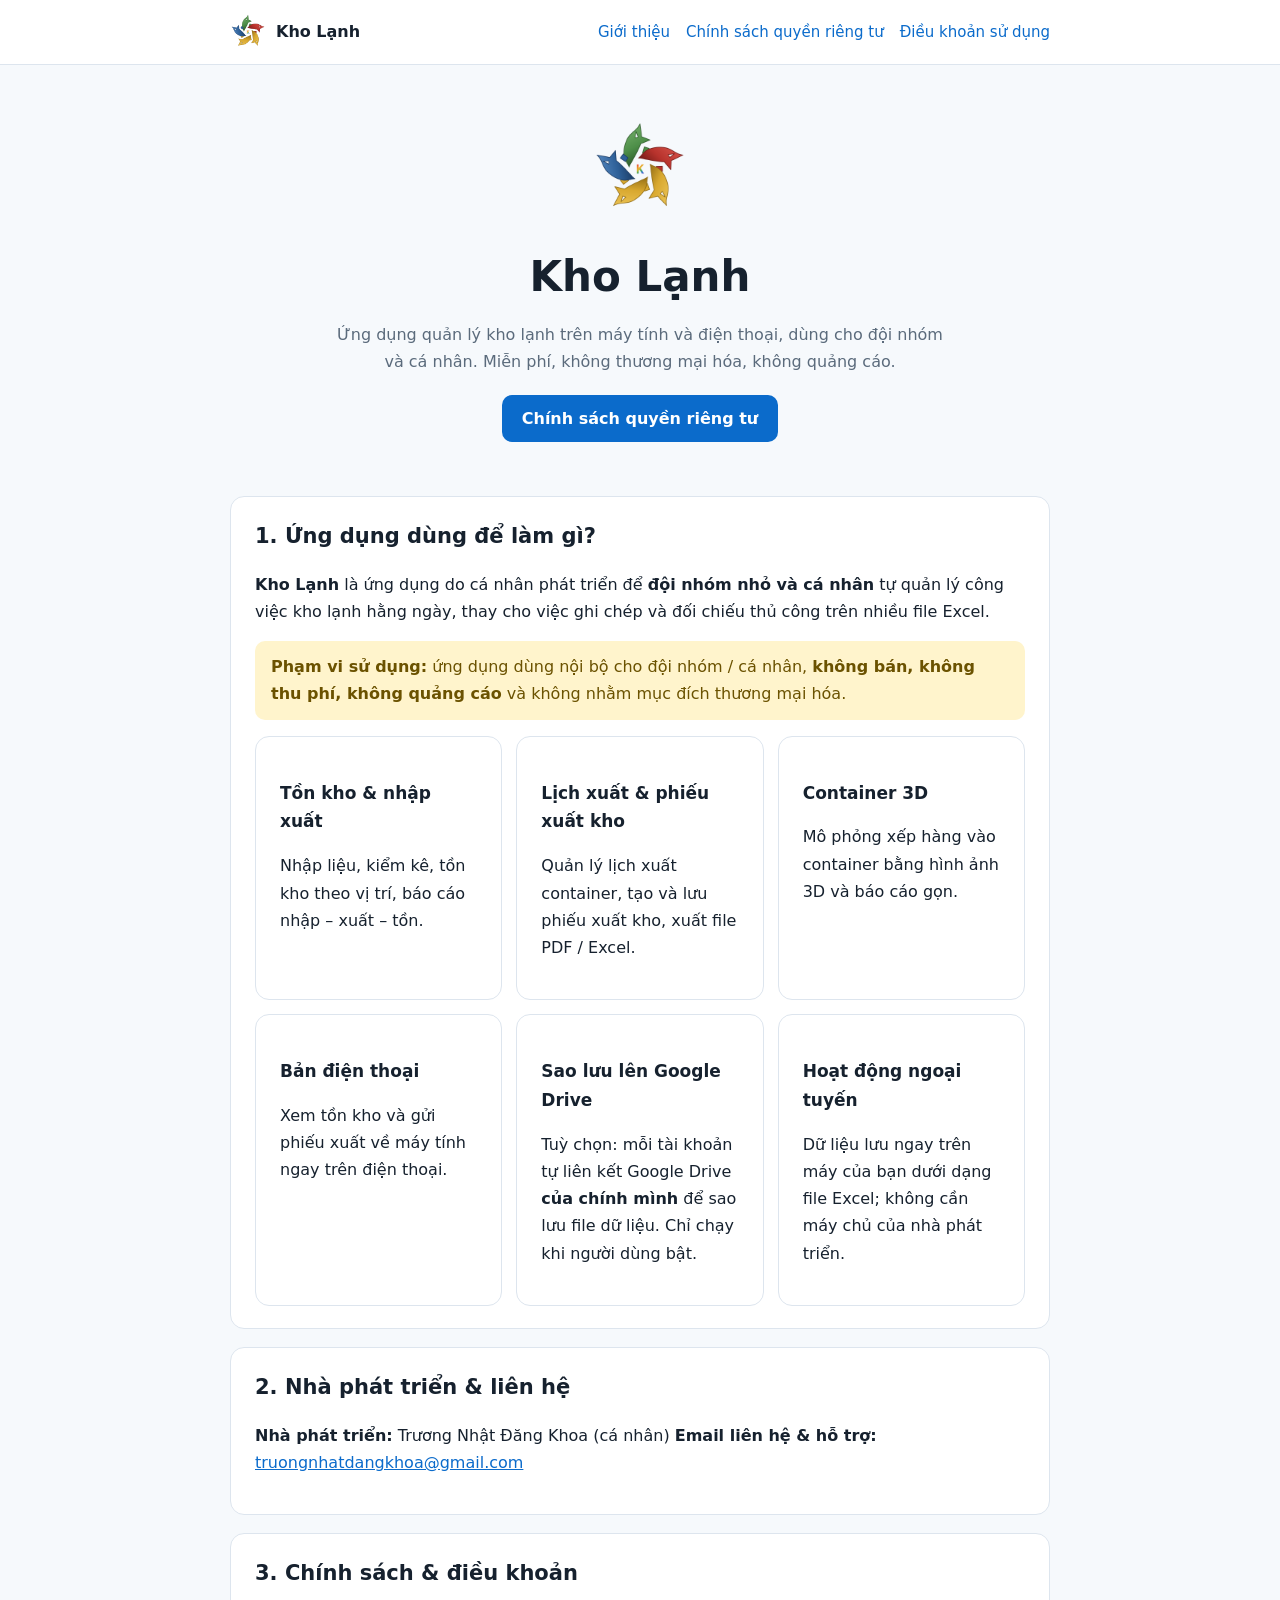
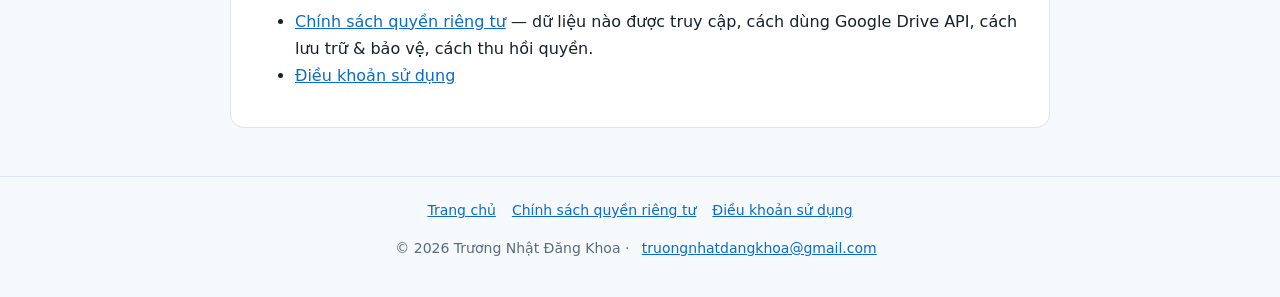
<file: index.html>
<!DOCTYPE html><html lang="vi"><head><meta charset="utf-8"><meta name="viewport" content="width=device-width,initial-scale=1"><link rel="icon" href="icon.png"><title>Kho Lạnh — Phần mềm quản lý kho lạnh</title><meta name="description" content="Kho Lạnh là ứng dụng quản lý kho lạnh dùng nội bộ cho đội nhóm và cá nhân, miễn phí, không thương mại hóa. Có bản máy tính (Windows) và điện thoại."><link rel="stylesheet" href="style.css"></head><body>
<header class="top"><div class="wrap"><a class="brand" href="index.html"><img src="icon.png" alt="Logo Kho Lạnh">Kho Lạnh</a><nav><a href="index.html">Giới thiệu</a><a href="privacy.html">Chính sách quyền riêng tư</a><a href="terms.html">Điều khoản sử dụng</a></nav></div></header>
<main class="wrap">
<section class="hero"><img src="icon.png" alt="Kho Lạnh"><h1>Kho Lạnh</h1><p>Ứng dụng quản lý kho lạnh trên máy tính và điện thoại, dùng cho đội nhóm và cá nhân. Miễn phí, không thương mại hóa, không quảng cáo.</p><a class="btn" href="privacy.html">Chính sách quyền riêng tư</a></section>

<section class="card"><h2>1. Ứng dụng dùng để làm gì?</h2>
<p><b>Kho Lạnh</b> là ứng dụng do cá nhân phát triển để <b>đội nhóm nhỏ và cá nhân</b> tự quản lý công việc kho lạnh hằng ngày, thay cho việc ghi chép và đối chiếu thủ công trên nhiều file Excel.</p>
<p class="note"><b>Phạm vi sử dụng:</b> ứng dụng dùng nội bộ cho đội nhóm / cá nhân, <b>không bán, không thu phí, không quảng cáo</b> và không nhằm mục đích thương mại hóa.</p>
<div class="grid" style="margin-top:12px">
<div class="card"><h3>Tồn kho &amp; nhập xuất</h3><p>Nhập liệu, kiểm kê, tồn kho theo vị trí, báo cáo nhập – xuất – tồn.</p></div>
<div class="card"><h3>Lịch xuất &amp; phiếu xuất kho</h3><p>Quản lý lịch xuất container, tạo và lưu phiếu xuất kho, xuất file PDF / Excel.</p></div>
<div class="card"><h3>Container 3D</h3><p>Mô phỏng xếp hàng vào container bằng hình ảnh 3D và báo cáo gọn.</p></div>
<div class="card"><h3>Bản điện thoại</h3><p>Xem tồn kho và gửi phiếu xuất về máy tính ngay trên điện thoại.</p></div>
<div class="card"><h3>Sao lưu lên Google Drive</h3><p>Tuỳ chọn: mỗi tài khoản tự liên kết Google Drive <b>của chính mình</b> để sao lưu file dữ liệu. Chỉ chạy khi người dùng bật.</p></div>
<div class="card"><h3>Hoạt động ngoại tuyến</h3><p>Dữ liệu lưu ngay trên máy của bạn dưới dạng file Excel; không cần máy chủ của nhà phát triển.</p></div>
</div></section>

<section class="card"><h2>2. Nhà phát triển &amp; liên hệ</h2>
<p><b>Nhà phát triển:</b> Trương Nhật Đăng Khoa (cá nhân)
<b>Email liên hệ &amp; hỗ trợ:</b> <a href="mailto:truongnhatdangkhoa@gmail.com">truongnhatdangkhoa@gmail.com</a>
</p></section>

<section class="card"><h2>3. Chính sách &amp; điều khoản</h2>
<ul><li><a href="privacy.html">Chính sách quyền riêng tư</a> — dữ liệu nào được truy cập, cách dùng Google Drive API, cách lưu trữ &amp; bảo vệ, cách thu hồi quyền.</li>
<li><a href="terms.html">Điều khoản sử dụng</a></li></ul></section>
</main>
<footer><div class="wrap"><a href="index.html">Trang chủ</a><a href="privacy.html">Chính sách quyền riêng tư</a><a href="terms.html">Điều khoản sử dụng</a><p>© 2026 Trương Nhật Đăng Khoa · <a href="mailto:truongnhatdangkhoa@gmail.com">truongnhatdangkhoa@gmail.com</a></p></div></footer></body></html>
</file>
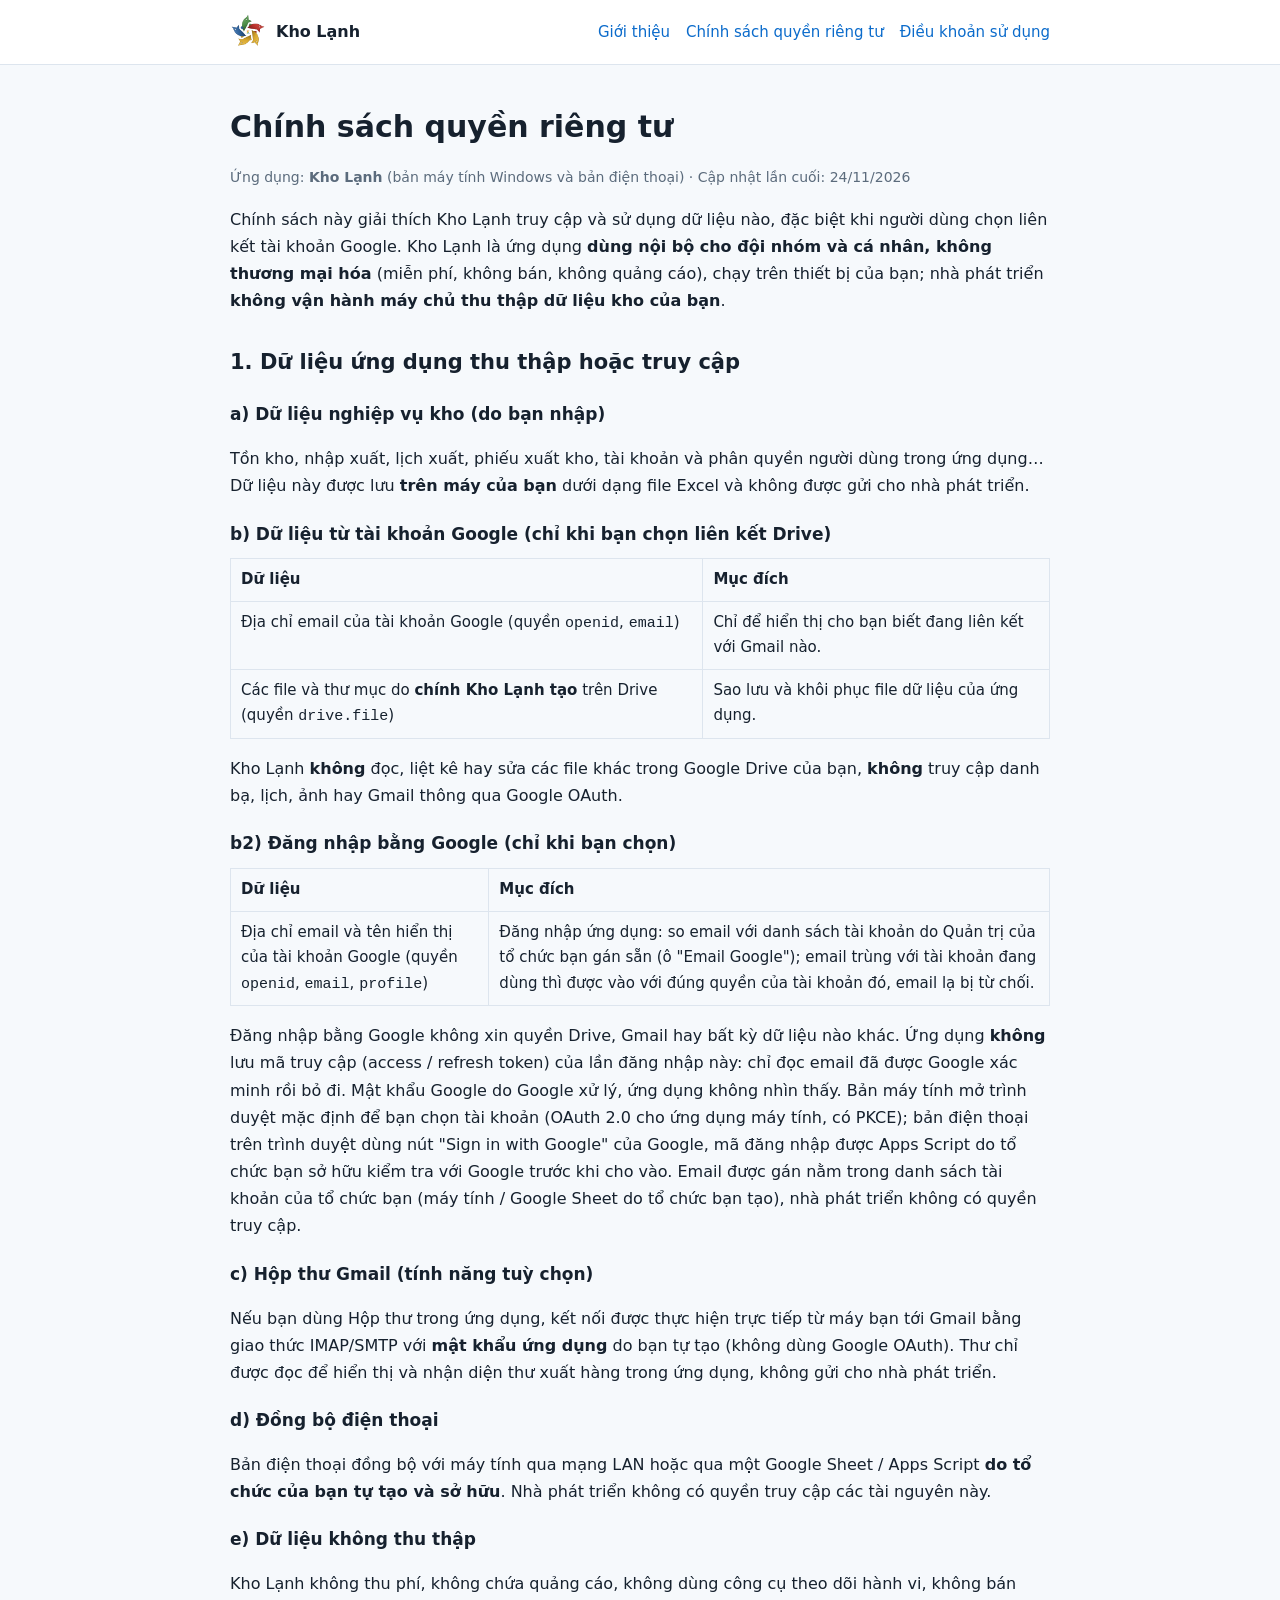
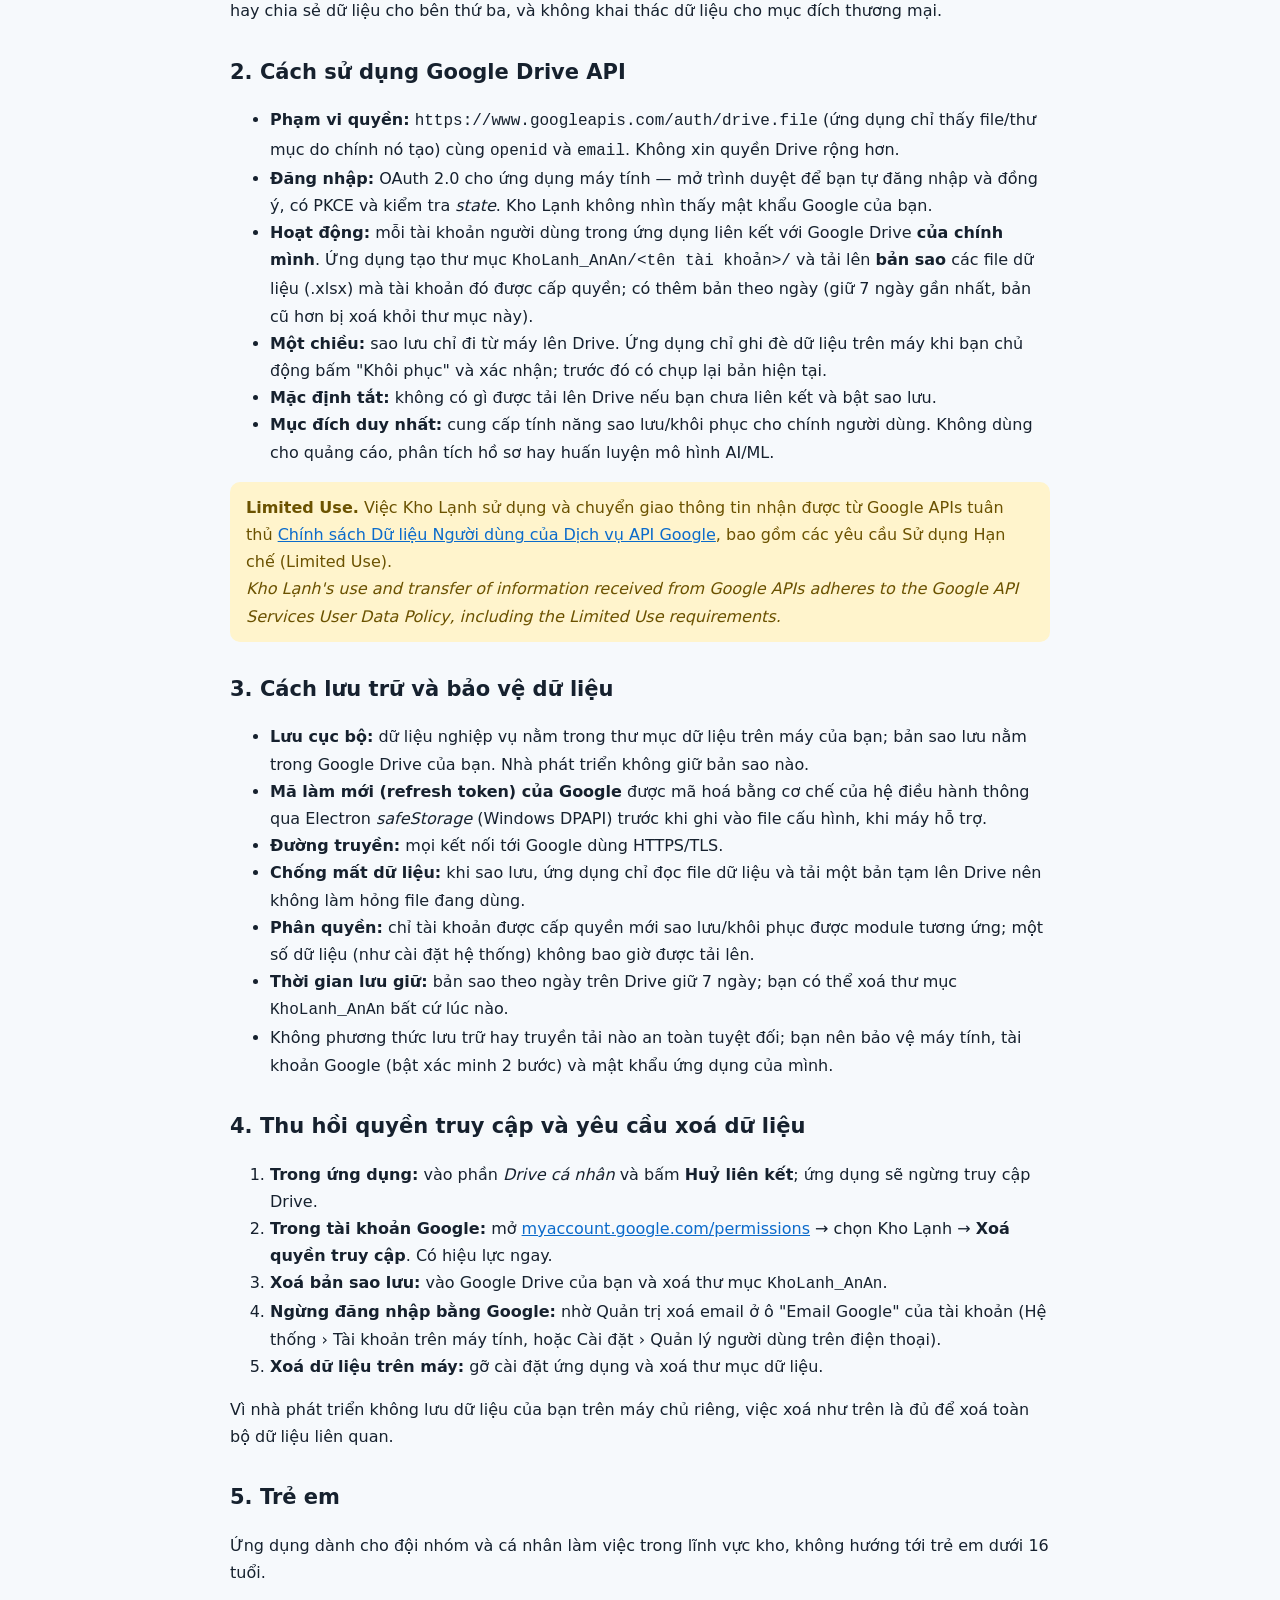
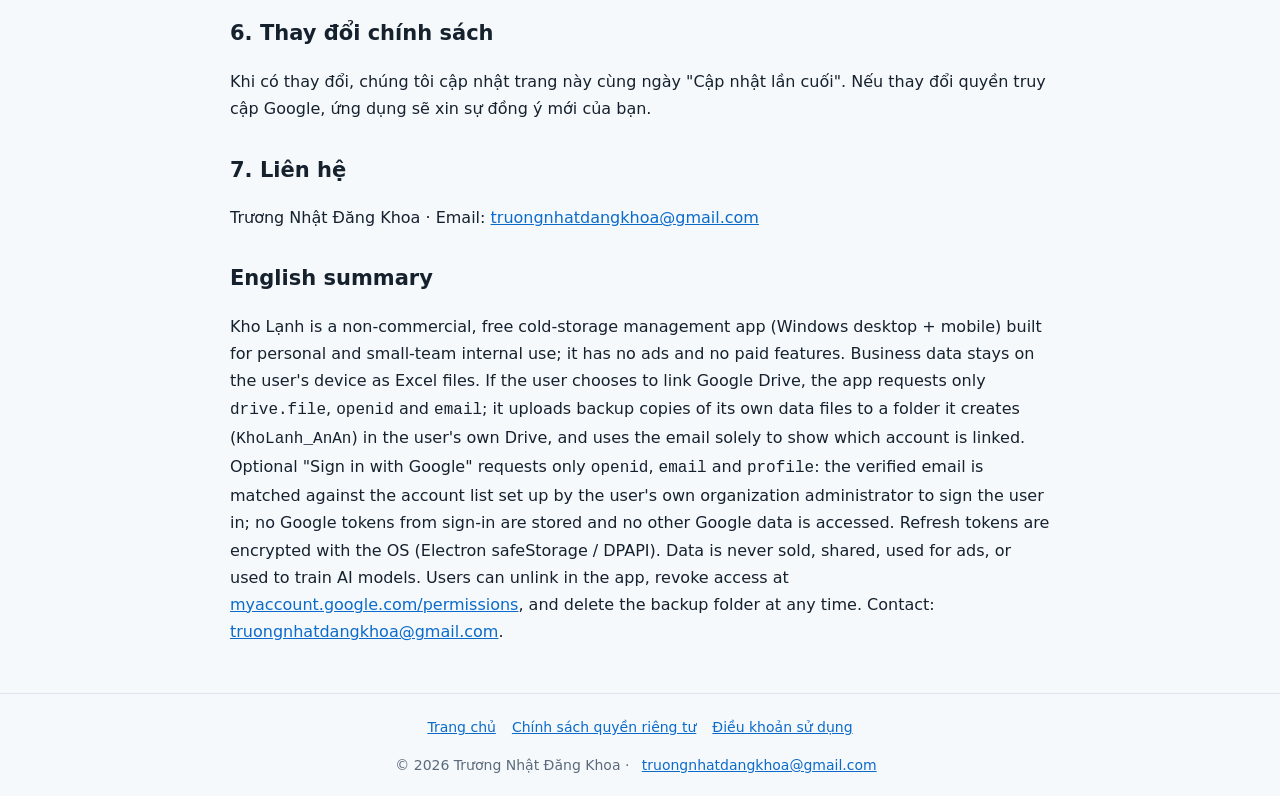
<file: privacy.html>
<!DOCTYPE html><html lang="vi"><head><meta charset="utf-8"><meta name="viewport" content="width=device-width,initial-scale=1"><link rel="icon" href="icon.png"><title>Chính sách quyền riêng tư — Kho Lạnh</title><meta name="description" content="Chính sách quyền riêng tư của ứng dụng Kho Lạnh: dữ liệu thu thập, cách sử dụng Google Drive API, lưu trữ, bảo mật và thu hồi quyền truy cập."><link rel="stylesheet" href="style.css"></head><body>
<header class="top"><div class="wrap"><a class="brand" href="index.html"><img src="icon.png" alt="Logo Kho Lạnh">Kho Lạnh</a><nav><a href="index.html">Giới thiệu</a><a href="privacy.html">Chính sách quyền riêng tư</a><a href="terms.html">Điều khoản sử dụng</a></nav></div></header>
<main class="wrap">
<h1>Chính sách quyền riêng tư</h1>
<p class="meta">Ứng dụng: <b>Kho Lạnh</b> (bản máy tính Windows và bản điện thoại) · Cập nhật lần cuối: 24/11/2026</p>
<p>Chính sách này giải thích Kho Lạnh truy cập và sử dụng dữ liệu nào, đặc biệt khi người dùng chọn liên kết tài khoản Google. Kho Lạnh là ứng dụng <b>dùng nội bộ cho đội nhóm và cá nhân, không thương mại hóa</b> (miễn phí, không bán, không quảng cáo), chạy trên thiết bị của bạn; nhà phát triển <b>không vận hành máy chủ thu thập dữ liệu kho của bạn</b>.</p>

<h2>1. Dữ liệu ứng dụng thu thập hoặc truy cập</h2>
<h3>a) Dữ liệu nghiệp vụ kho (do bạn nhập)</h3>
<p>Tồn kho, nhập xuất, lịch xuất, phiếu xuất kho, tài khoản và phân quyền người dùng trong ứng dụng… Dữ liệu này được lưu <b>trên máy của bạn</b> dưới dạng file Excel và không được gửi cho nhà phát triển.</p>
<h3>b) Dữ liệu từ tài khoản Google (chỉ khi bạn chọn liên kết Drive)</h3>
<table><tr><th>Dữ liệu</th><th>Mục đích</th></tr>
<tr><td>Địa chỉ email của tài khoản Google (quyền <code>openid</code>, <code>email</code>)</td><td>Chỉ để hiển thị cho bạn biết đang liên kết với Gmail nào.</td></tr>
<tr><td>Các file và thư mục do <b>chính Kho Lạnh tạo</b> trên Drive (quyền <code>drive.file</code>)</td><td>Sao lưu và khôi phục file dữ liệu của ứng dụng.</td></tr></table>
<p>Kho Lạnh <b>không</b> đọc, liệt kê hay sửa các file khác trong Google Drive của bạn, <b>không</b> truy cập danh bạ, lịch, ảnh hay Gmail thông qua Google OAuth.</p>
<h3>b2) Đăng nhập bằng Google (chỉ khi bạn chọn)</h3>
<table><tr><th>Dữ liệu</th><th>Mục đích</th></tr>
<tr><td>Địa chỉ email và tên hiển thị của tài khoản Google (quyền <code>openid</code>, <code>email</code>, <code>profile</code>)</td><td>Đăng nhập ứng dụng: so email với danh sách tài khoản do Quản trị của tổ chức bạn gán sẵn (ô "Email Google"); email trùng với tài khoản đang dùng thì được vào với đúng quyền của tài khoản đó, email lạ bị từ chối.</td></tr></table>
<p>Đăng nhập bằng Google không xin quyền Drive, Gmail hay bất kỳ dữ liệu nào khác. Ứng dụng <b>không</b> lưu mã truy cập (access / refresh token) của lần đăng nhập này: chỉ đọc email đã được Google xác minh rồi bỏ đi. Mật khẩu Google do Google xử lý, ứng dụng không nhìn thấy. Bản máy tính mở trình duyệt mặc định để bạn chọn tài khoản (OAuth 2.0 cho ứng dụng máy tính, có PKCE); bản điện thoại trên trình duyệt dùng nút "Sign in with Google" của Google, mã đăng nhập được Apps Script do tổ chức bạn sở hữu kiểm tra với Google trước khi cho vào. Email được gán nằm trong danh sách tài khoản của tổ chức bạn (máy tính / Google Sheet do tổ chức bạn tạo), nhà phát triển không có quyền truy cập.</p>
<h3>c) Hộp thư Gmail (tính năng tuỳ chọn)</h3>
<p>Nếu bạn dùng Hộp thư trong ứng dụng, kết nối được thực hiện trực tiếp từ máy bạn tới Gmail bằng giao thức IMAP/SMTP với <b>mật khẩu ứng dụng</b> do bạn tự tạo (không dùng Google OAuth). Thư chỉ được đọc để hiển thị và nhận diện thư xuất hàng trong ứng dụng, không gửi cho nhà phát triển.</p>
<h3>d) Đồng bộ điện thoại</h3>
<p>Bản điện thoại đồng bộ với máy tính qua mạng LAN hoặc qua một Google Sheet / Apps Script <b>do tổ chức của bạn tự tạo và sở hữu</b>. Nhà phát triển không có quyền truy cập các tài nguyên này.</p>
<h3>e) Dữ liệu không thu thập</h3>
<p>Kho Lạnh không thu phí, không chứa quảng cáo, không dùng công cụ theo dõi hành vi, không bán hay chia sẻ dữ liệu cho bên thứ ba, và không khai thác dữ liệu cho mục đích thương mại.</p>

<h2>2. Cách sử dụng Google Drive API</h2>
<ul>
<li><b>Phạm vi quyền:</b> <code>https://www.googleapis.com/auth/drive.file</code> (ứng dụng chỉ thấy file/thư mục do chính nó tạo) cùng <code>openid</code> và <code>email</code>. Không xin quyền Drive rộng hơn.</li>
<li><b>Đăng nhập:</b> OAuth 2.0 cho ứng dụng máy tính — mở trình duyệt để bạn tự đăng nhập và đồng ý, có PKCE và kiểm tra <i>state</i>. Kho Lạnh không nhìn thấy mật khẩu Google của bạn.</li>
<li><b>Hoạt động:</b> mỗi tài khoản người dùng trong ứng dụng liên kết với Google Drive <b>của chính mình</b>. Ứng dụng tạo thư mục <code>KhoLanh_AnAn/&lt;tên tài khoản&gt;/</code> và tải lên <b>bản sao</b> các file dữ liệu (.xlsx) mà tài khoản đó được cấp quyền; có thêm bản theo ngày (giữ 7 ngày gần nhất, bản cũ hơn bị xoá khỏi thư mục này).</li>
<li><b>Một chiều:</b> sao lưu chỉ đi từ máy lên Drive. Ứng dụng chỉ ghi đè dữ liệu trên máy khi bạn chủ động bấm "Khôi phục" và xác nhận; trước đó có chụp lại bản hiện tại.</li>
<li><b>Mặc định tắt:</b> không có gì được tải lên Drive nếu bạn chưa liên kết và bật sao lưu.</li>
<li><b>Mục đích duy nhất:</b> cung cấp tính năng sao lưu/khôi phục cho chính người dùng. Không dùng cho quảng cáo, phân tích hồ sơ hay huấn luyện mô hình AI/ML.</li>
</ul>
<div class="note"><b>Limited Use.</b> Việc Kho Lạnh sử dụng và chuyển giao thông tin nhận được từ Google APIs tuân thủ <a href="https://developers.google.com/terms/api-services-user-data-policy#additional_requirements_for_specific_api_scopes">Chính sách Dữ liệu Người dùng của Dịch vụ API Google</a>, bao gồm các yêu cầu Sử dụng Hạn chế (Limited Use).<br><i>Kho Lạnh's use and transfer of information received from Google APIs adheres to the Google API Services User Data Policy, including the Limited Use requirements.</i></div>

<h2>3. Cách lưu trữ và bảo vệ dữ liệu</h2>
<ul>
<li><b>Lưu cục bộ:</b> dữ liệu nghiệp vụ nằm trong thư mục dữ liệu trên máy của bạn; bản sao lưu nằm trong Google Drive của bạn. Nhà phát triển không giữ bản sao nào.</li>
<li><b>Mã làm mới (refresh token) của Google</b> được mã hoá bằng cơ chế của hệ điều hành thông qua Electron <i>safeStorage</i> (Windows DPAPI) trước khi ghi vào file cấu hình, khi máy hỗ trợ.</li>
<li><b>Đường truyền:</b> mọi kết nối tới Google dùng HTTPS/TLS.</li>
<li><b>Chống mất dữ liệu:</b> khi sao lưu, ứng dụng chỉ đọc file dữ liệu và tải một bản tạm lên Drive nên không làm hỏng file đang dùng.</li>
<li><b>Phân quyền:</b> chỉ tài khoản được cấp quyền mới sao lưu/khôi phục được module tương ứng; một số dữ liệu (như cài đặt hệ thống) không bao giờ được tải lên.</li>
<li><b>Thời gian lưu giữ:</b> bản sao theo ngày trên Drive giữ 7 ngày; bạn có thể xoá thư mục <code>KhoLanh_AnAn</code> bất cứ lúc nào.</li>
<li>Không phương thức lưu trữ hay truyền tải nào an toàn tuyệt đối; bạn nên bảo vệ máy tính, tài khoản Google (bật xác minh 2 bước) và mật khẩu ứng dụng của mình.</li>
</ul>

<h2>4. Thu hồi quyền truy cập và yêu cầu xoá dữ liệu</h2>
<ol>
<li><b>Trong ứng dụng:</b> vào phần <i>Drive cá nhân</i> và bấm <b>Huỷ liên kết</b>; ứng dụng sẽ ngừng truy cập Drive.</li>
<li><b>Trong tài khoản Google:</b> mở <a href="https://myaccount.google.com/permissions">myaccount.google.com/permissions</a> → chọn Kho Lạnh → <b>Xoá quyền truy cập</b>. Có hiệu lực ngay.</li>
<li><b>Xoá bản sao lưu:</b> vào Google Drive của bạn và xoá thư mục <code>KhoLanh_AnAn</code>.</li>
<li><b>Ngừng đăng nhập bằng Google:</b> nhờ Quản trị xoá email ở ô "Email Google" của tài khoản (Hệ thống › Tài khoản trên máy tính, hoặc Cài đặt › Quản lý người dùng trên điện thoại).</li>
<li><b>Xoá dữ liệu trên máy:</b> gỡ cài đặt ứng dụng và xoá thư mục dữ liệu.</li>
</ol>
<p>Vì nhà phát triển không lưu dữ liệu của bạn trên máy chủ riêng, việc xoá như trên là đủ để xoá toàn bộ dữ liệu liên quan.</p>

<h2>5. Trẻ em</h2><p>Ứng dụng dành cho đội nhóm và cá nhân làm việc trong lĩnh vực kho, không hướng tới trẻ em dưới 16 tuổi.</p>
<h2>6. Thay đổi chính sách</h2><p>Khi có thay đổi, chúng tôi cập nhật trang này cùng ngày "Cập nhật lần cuối". Nếu thay đổi quyền truy cập Google, ứng dụng sẽ xin sự đồng ý mới của bạn.</p>
<h2>7. Liên hệ</h2>
<p>Trương Nhật Đăng Khoa · Email: <a href="mailto:truongnhatdangkhoa@gmail.com">truongnhatdangkhoa@gmail.com</a></p>

<h2>English summary</h2>
<p>Kho Lạnh is a non-commercial, free cold-storage management app (Windows desktop + mobile) built for personal and small-team internal use; it has no ads and no paid features. Business data stays on the user's device as Excel files. If the user chooses to link Google Drive, the app requests only <code>drive.file</code>, <code>openid</code> and <code>email</code>; it uploads backup copies of its own data files to a folder it creates (<code>KhoLanh_AnAn</code>) in the user's own Drive, and uses the email solely to show which account is linked. Optional "Sign in with Google" requests only <code>openid</code>, <code>email</code> and <code>profile</code>: the verified email is matched against the account list set up by the user's own organization administrator to sign the user in; no Google tokens from sign-in are stored and no other Google data is accessed. Refresh tokens are encrypted with the OS (Electron safeStorage / DPAPI). Data is never sold, shared, used for ads, or used to train AI models. Users can unlink in the app, revoke access at <a href="https://myaccount.google.com/permissions">myaccount.google.com/permissions</a>, and delete the backup folder at any time. Contact: <a href="mailto:truongnhatdangkhoa@gmail.com">truongnhatdangkhoa@gmail.com</a>.</p>
</main>
<footer><div class="wrap"><a href="index.html">Trang chủ</a><a href="privacy.html">Chính sách quyền riêng tư</a><a href="terms.html">Điều khoản sử dụng</a><p>© 2026 Trương Nhật Đăng Khoa · <a href="mailto:truongnhatdangkhoa@gmail.com">truongnhatdangkhoa@gmail.com</a></p></div></footer></body></html>
</file>
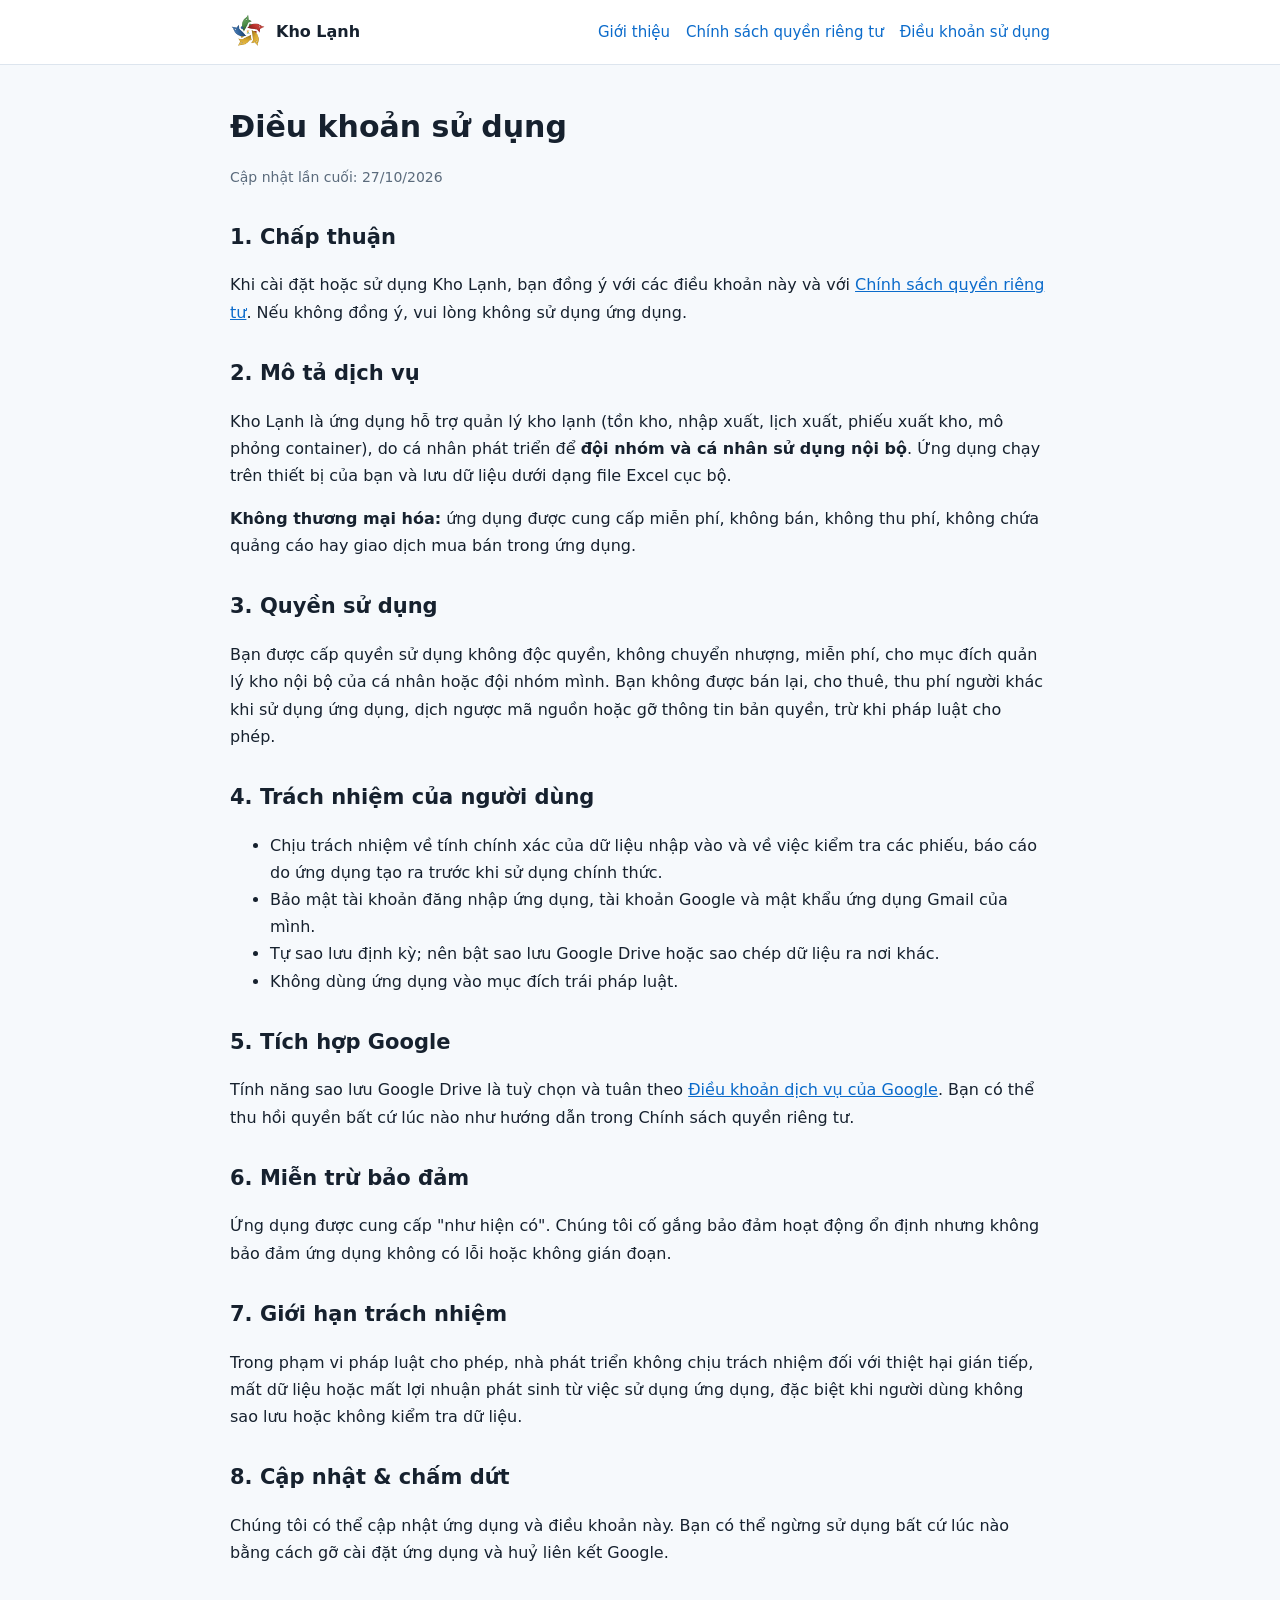
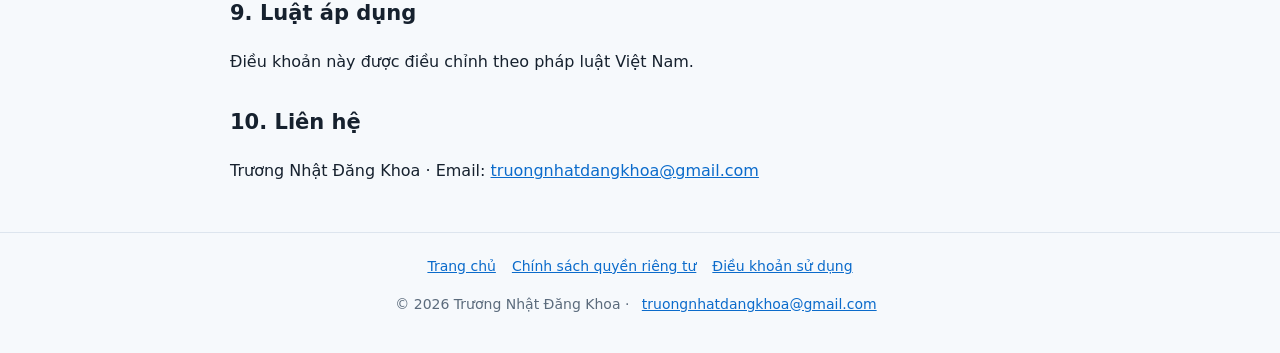
<file: terms.html>
<!DOCTYPE html><html lang="vi"><head><meta charset="utf-8"><meta name="viewport" content="width=device-width,initial-scale=1"><link rel="icon" href="icon.png"><title>Điều khoản sử dụng — Kho Lạnh</title><meta name="description" content="Điều khoản sử dụng ứng dụng Kho Lạnh — ứng dụng nội bộ cho đội nhóm và cá nhân, không thương mại hóa."><link rel="stylesheet" href="style.css"></head><body>
<header class="top"><div class="wrap"><a class="brand" href="index.html"><img src="icon.png" alt="Logo Kho Lạnh">Kho Lạnh</a><nav><a href="index.html">Giới thiệu</a><a href="privacy.html">Chính sách quyền riêng tư</a><a href="terms.html">Điều khoản sử dụng</a></nav></div></header>
<main class="wrap">
<h1>Điều khoản sử dụng</h1>
<p class="meta">Cập nhật lần cuối: 27/10/2026</p>
<h2>1. Chấp thuận</h2><p>Khi cài đặt hoặc sử dụng Kho Lạnh, bạn đồng ý với các điều khoản này và với <a href="privacy.html">Chính sách quyền riêng tư</a>. Nếu không đồng ý, vui lòng không sử dụng ứng dụng.</p>
<h2>2. Mô tả dịch vụ</h2><p>Kho Lạnh là ứng dụng hỗ trợ quản lý kho lạnh (tồn kho, nhập xuất, lịch xuất, phiếu xuất kho, mô phỏng container), do cá nhân phát triển để <b>đội nhóm và cá nhân sử dụng nội bộ</b>. Ứng dụng chạy trên thiết bị của bạn và lưu dữ liệu dưới dạng file Excel cục bộ.</p>
<p><b>Không thương mại hóa:</b> ứng dụng được cung cấp miễn phí, không bán, không thu phí, không chứa quảng cáo hay giao dịch mua bán trong ứng dụng.</p>
<h2>3. Quyền sử dụng</h2><p>Bạn được cấp quyền sử dụng không độc quyền, không chuyển nhượng, miễn phí, cho mục đích quản lý kho nội bộ của cá nhân hoặc đội nhóm mình. Bạn không được bán lại, cho thuê, thu phí người khác khi sử dụng ứng dụng, dịch ngược mã nguồn hoặc gỡ thông tin bản quyền, trừ khi pháp luật cho phép.</p>
<h2>4. Trách nhiệm của người dùng</h2>
<ul><li>Chịu trách nhiệm về tính chính xác của dữ liệu nhập vào và về việc kiểm tra các phiếu, báo cáo do ứng dụng tạo ra trước khi sử dụng chính thức.</li>
<li>Bảo mật tài khoản đăng nhập ứng dụng, tài khoản Google và mật khẩu ứng dụng Gmail của mình.</li>
<li>Tự sao lưu định kỳ; nên bật sao lưu Google Drive hoặc sao chép dữ liệu ra nơi khác.</li>
<li>Không dùng ứng dụng vào mục đích trái pháp luật.</li></ul>
<h2>5. Tích hợp Google</h2><p>Tính năng sao lưu Google Drive là tuỳ chọn và tuân theo <a href="https://policies.google.com/terms">Điều khoản dịch vụ của Google</a>. Bạn có thể thu hồi quyền bất cứ lúc nào như hướng dẫn trong Chính sách quyền riêng tư.</p>
<h2>6. Miễn trừ bảo đảm</h2><p>Ứng dụng được cung cấp "như hiện có". Chúng tôi cố gắng bảo đảm hoạt động ổn định nhưng không bảo đảm ứng dụng không có lỗi hoặc không gián đoạn.</p>
<h2>7. Giới hạn trách nhiệm</h2><p>Trong phạm vi pháp luật cho phép, nhà phát triển không chịu trách nhiệm đối với thiệt hại gián tiếp, mất dữ liệu hoặc mất lợi nhuận phát sinh từ việc sử dụng ứng dụng, đặc biệt khi người dùng không sao lưu hoặc không kiểm tra dữ liệu.</p>
<h2>8. Cập nhật &amp; chấm dứt</h2><p>Chúng tôi có thể cập nhật ứng dụng và điều khoản này. Bạn có thể ngừng sử dụng bất cứ lúc nào bằng cách gỡ cài đặt ứng dụng và huỷ liên kết Google.</p>
<h2>9. Luật áp dụng</h2><p>Điều khoản này được điều chỉnh theo pháp luật Việt Nam.</p>
<h2>10. Liên hệ</h2><p>Trương Nhật Đăng Khoa · Email: <a href="mailto:truongnhatdangkhoa@gmail.com">truongnhatdangkhoa@gmail.com</a></p>
</main>
<footer><div class="wrap"><a href="index.html">Trang chủ</a><a href="privacy.html">Chính sách quyền riêng tư</a><a href="terms.html">Điều khoản sử dụng</a><p>© 2026 Trương Nhật Đăng Khoa · <a href="mailto:truongnhatdangkhoa@gmail.com">truongnhatdangkhoa@gmail.com</a></p></div></footer></body></html>
</file>
<file: style.css>
:root{--bg:#f6f9fc;--card:#fff;--text:#16212e;--muted:#5b6b7c;--brand:#0b6bcb;--brand2:#0a4f99;--line:#dde5ee;--warn:#fff4cc;--warnt:#6b5200}
@media(prefers-color-scheme:dark){:root{--bg:#0f1720;--card:#16212e;--text:#e8eef5;--muted:#9fb0c2;--brand:#5aa9ff;--brand2:#8cc2ff;--line:#26364a;--warn:#3a3210;--warnt:#f3df8a}}
*{box-sizing:border-box}html{scroll-behavior:smooth}
body{margin:0;font:16px/1.7 "Be Vietnam Pro",system-ui,-apple-system,"Segoe UI",Roboto,sans-serif;background:var(--bg);color:var(--text)}
a{color:var(--brand)}a:hover{color:var(--brand2)}
.wrap{max-width:860px;margin:0 auto;padding:0 20px}
header.top{background:var(--card);border-bottom:1px solid var(--line)}
header.top .wrap{display:flex;align-items:center;justify-content:space-between;gap:16px;flex-wrap:wrap;padding:14px 20px}
.brand{display:flex;align-items:center;gap:10px;font-weight:700;color:var(--text);text-decoration:none}
.brand img{width:36px;height:36px;border-radius:8px}
nav a{margin-left:16px;text-decoration:none;font-size:15px}
.hero{padding:56px 0 36px;text-align:center}
.hero img{width:96px;height:96px;border-radius:20px}
.hero h1{font-size:clamp(28px,5vw,42px);margin:16px 0 8px}
.hero p{color:var(--muted);max-width:620px;margin:0 auto}
.btn{display:inline-block;margin-top:20px;padding:10px 20px;border-radius:10px;background:var(--brand);color:#fff;text-decoration:none;font-weight:600}
.btn:hover{background:var(--brand2);color:#fff}
.card{background:var(--card);border:1px solid var(--line);border-radius:14px;padding:22px 24px;margin:18px 0}
.card h2{margin-top:0}
.grid{display:grid;grid-template-columns:repeat(auto-fit,minmax(240px,1fr));gap:14px}
.grid .card{margin:0}
main h1{font-size:30px;margin:36px 0 4px}
main h2{font-size:21px;margin:30px 0 8px}
main h3{font-size:17px;margin:20px 0 4px}
.meta{color:var(--muted);font-size:14px}
table{width:100%;border-collapse:collapse;margin:10px 0;font-size:15px}
th,td{border:1px solid var(--line);padding:8px 10px;text-align:left;vertical-align:top}
th{background:var(--bg)}
.ph{background:var(--warn);color:var(--warnt);padding:0 5px;border-radius:4px;font-weight:600}
.note{background:var(--warn);color:var(--warnt);border-radius:10px;padding:12px 16px;margin:16px 0}
footer{border-top:1px solid var(--line);margin-top:48px;padding:22px 0;color:var(--muted);font-size:14px;text-align:center}
footer a{margin:0 8px}
</file>
